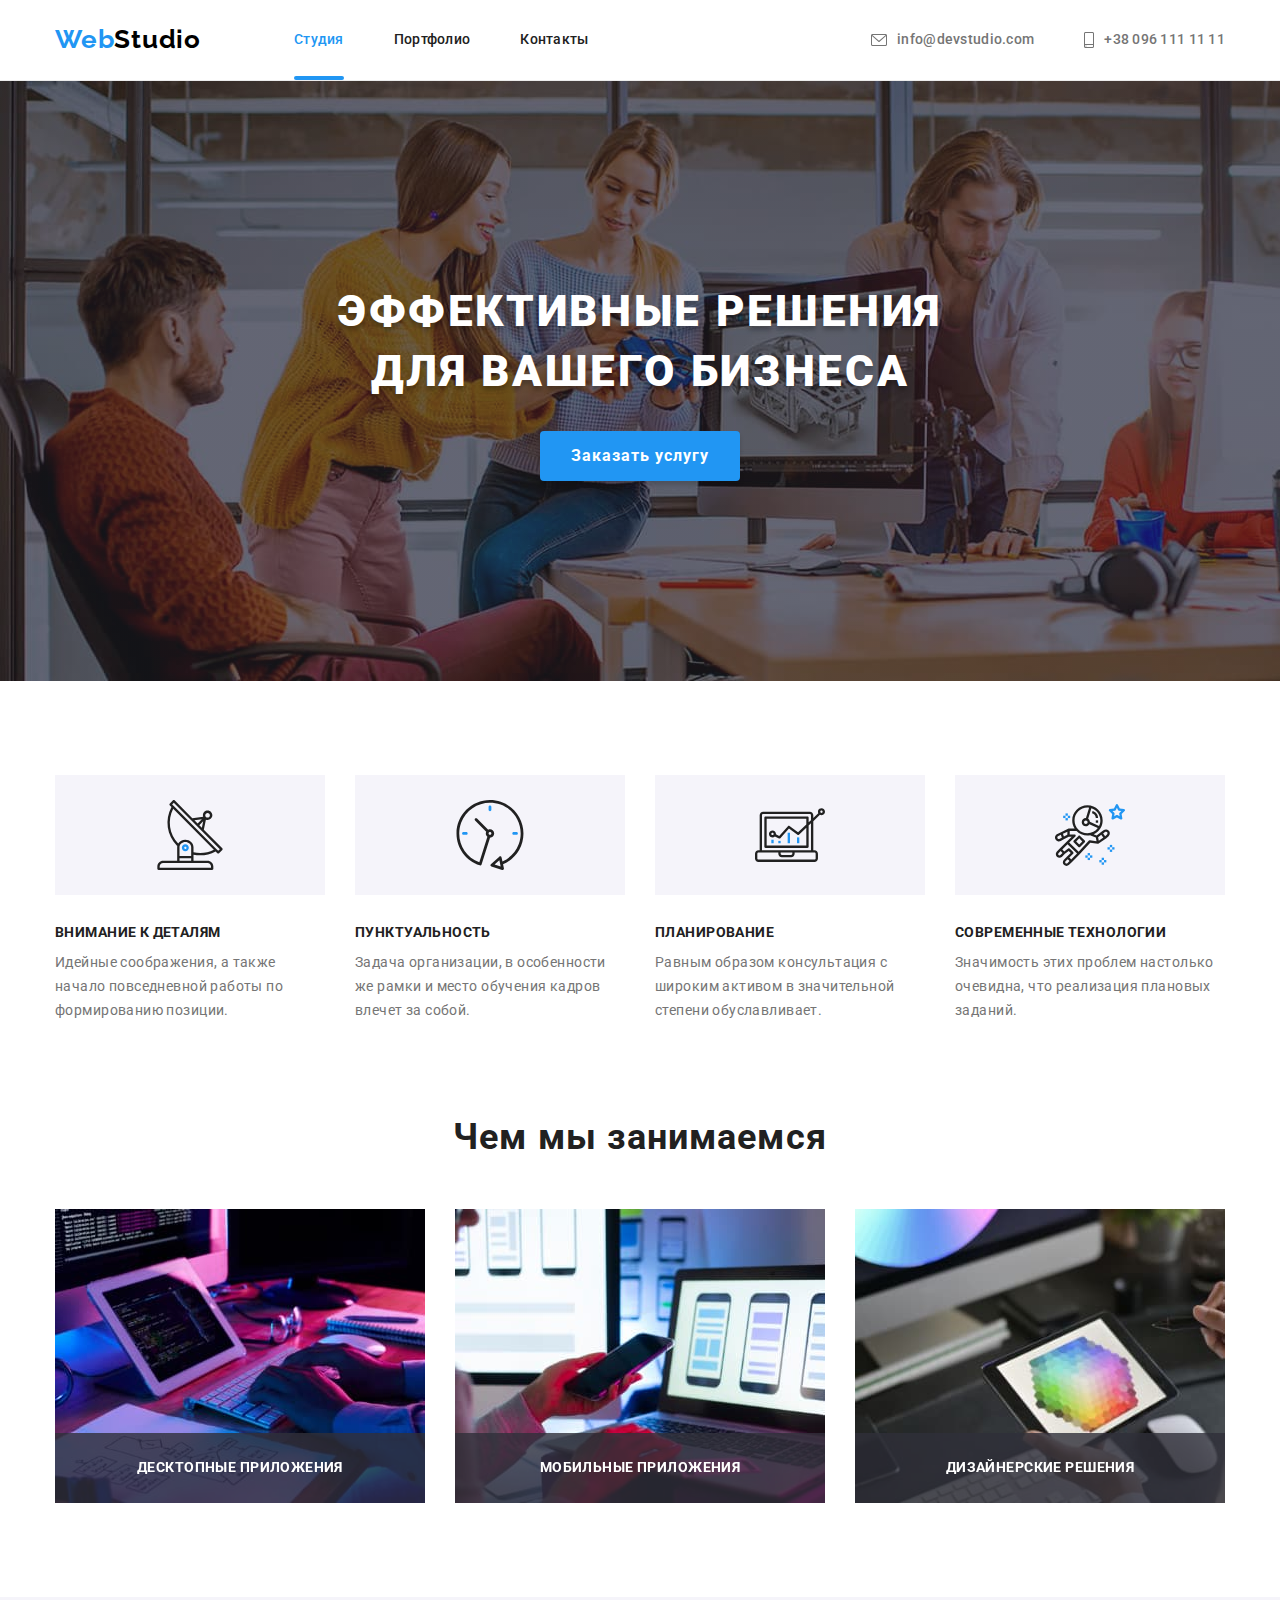
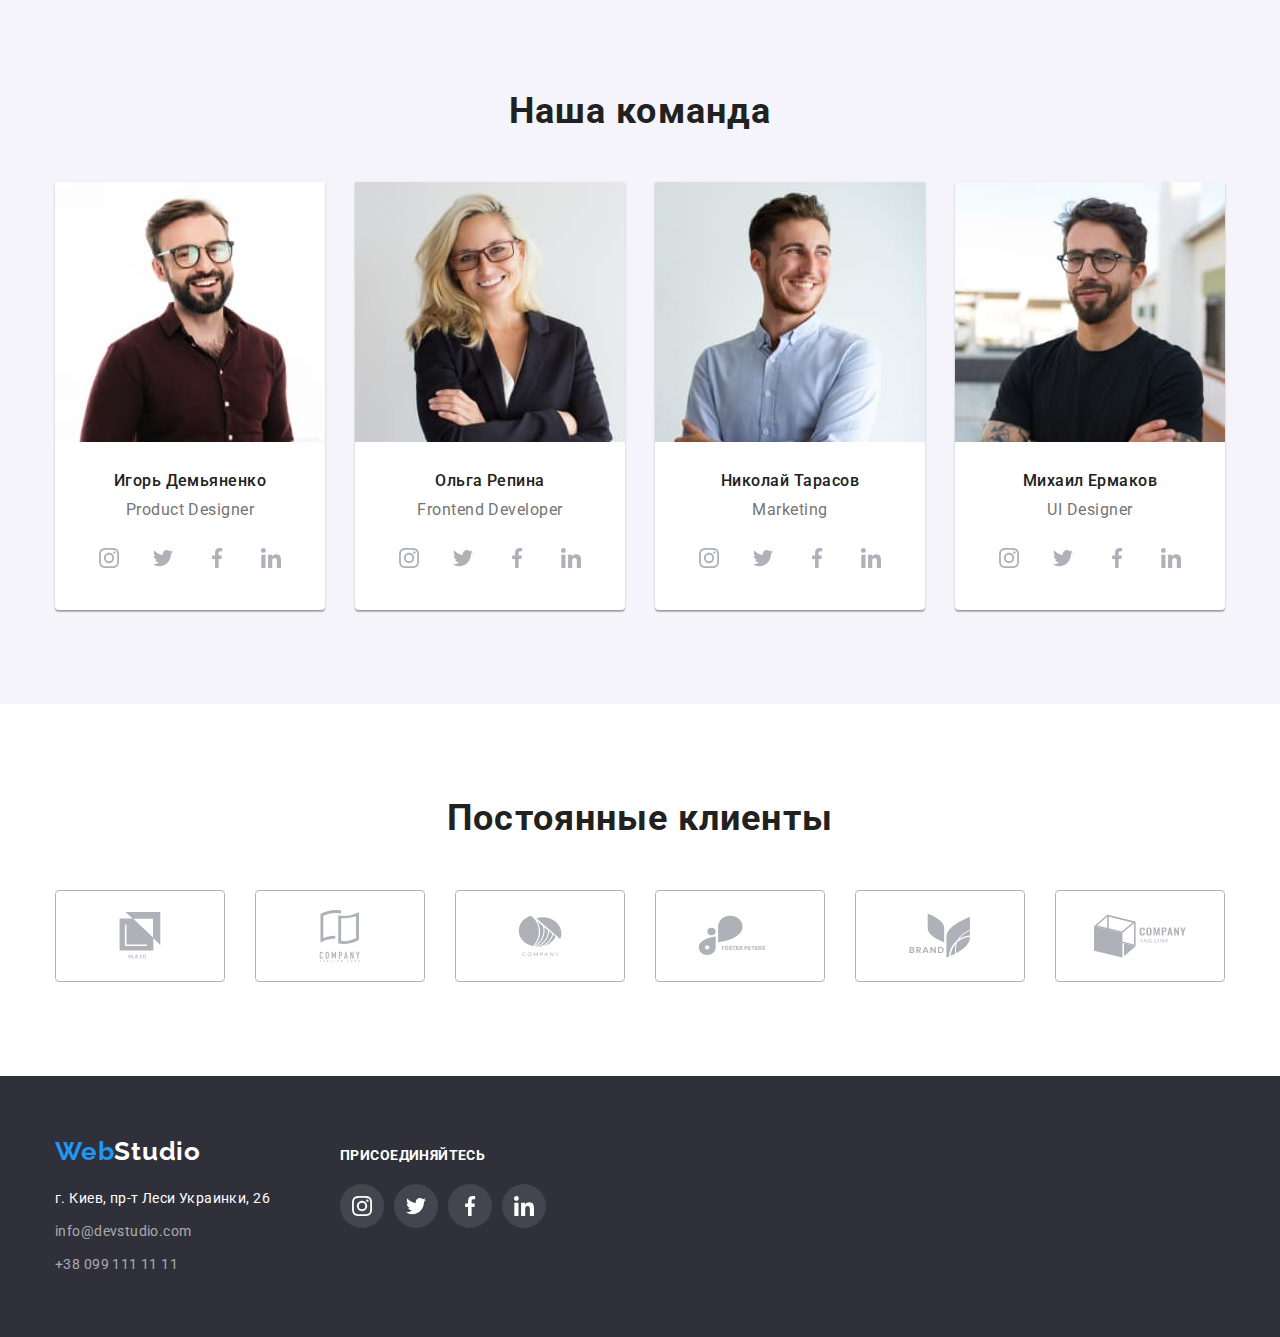
<file: index.html>
<!DOCTYPE html>
<html lang="ru">

<head>
    <meta charset="UTF-8">
    <meta http-equiv="X-UA-Compatible" content="IE=edge">
    <meta name="viewport" content="width=device-width, initial-scale=1.0">
    <title>WebStudio</title>
    <link rel="preconnect" href="https://fonts.gstatic.com">
    <link
        href="https://fonts.googleapis.com/css2?family=Raleway:wght@700&family=Roboto:wght@400;500;700;900&display=swap"
        rel="stylesheet">
    <link rel="stylesheet"
        href="https://cdnjs.cloudflare.com/ajax/libs/modern-normalize/1.0.0/modern-normalize.min.css">
    <link rel="stylesheet" href="./css/styles.css">
</head>

<body>
    <!-- Шапка и навигация-->
    <header class="header fixed">
        <div class="header-container container">
            <nav class="nav-header">
                <a href="./index.html" class="logo"> <span
                        class="logostudio">Web</span>Studio</a>
                <ul class="nav-list list">
                    <li class="nav-list-item"> <a href="./index.html"
                            class="link-nav current">Студия</a>
                    </li>
                    <li class="nav-list-item"> <a href="./portfolio.html"
                            class="link-nav">Портфолио</a></li>
                    <li class="nav-list-item"> <a href="#"
                            class="link-nav">Контакты</a></li>
                </ul>
            </nav>
            <ul class="contact-nav list">
                <li class="contact-list-item"> <a
                        href="mailto:info@devstudio.com" class="link-nav">
                        <svg class="icon" width="16" height="12">
                            <use
                                href="./images/social.icons/sprite.svg#icon-envelope">
                            </use>
                        </svg>
                        info@devstudio.com
                    </a></li>
                <li class="contact-list-item"> <a href="tel:+380961111111"
                        class="link-nav"> <svg class="icon" width="10"
                            height="16">
                            <use
                                href="./images/social.icons/sprite.svg#icon-smartphone">
                            </use>
                        </svg> +38 096 111
                        11 11 </a></li>
            </ul>
        </div>
    </header>
    <!-- Уникальный контент -->
    <main>
        <!-- Секция Герой -->
        <section class="hero overlay">
            <div class="container">
                <h1 class="title-hero">Эффективные решения <br>для вашего
                    бизнеса
                </h1>
                <button class="button" data-open-modal> Заказать
                    услугу </button>
            </div>

            <div class="backdrop is-hidden" data-backdrop>
                <div class="modal">
                    <p>Lorem ipsum dolor sit amet.
                        <button data-close-modal>Закрыть</button>
                    </p>
                </div>
            </div>
        </section>

        <!-- Секция наши преимущества -->
        <section class="section section-features">
            <div class="container features-container">
                <h2 class="invisible"> Наши преимущества </h2>
                <ul class="list features-list">
                    <li class="features-item icon-antenna">
                        <h3 class="title-list">Внимание к деталям</h3>
                        <p class="text-list">Идейные соображения, а также начало
                            повседневной работы по формированию позиции.</p>
                    </li>
                    <li class="features-item icon-clock">
                        <h3 class="title-list">Пунктуальность</h3>
                        <p class="text-list">Задача организации, в особенности
                            же рамки и место
                            обучения кадров влечет за
                            собой.</p>
                    </li>
                    <li class="features-item icon-notebook">
                        <h3 class="title-list">Планирование</h3>
                        <p class="text-list">Равным образом консультация с
                            широким активом в
                            значительной степени
                            обуславливает.</p>
                    </li>
                    <li class="features-item icon-astro">
                        <h3 class="title-list">Современные технологии</h3>
                        <p class="text-list">Значимость этих проблем настолько
                            очевидна, что
                            реализация плановых заданий.</p>
                    </li>
                </ul>
            </div>
        </section>
        <!-- Секция чем мы занимаемся -->
        <section class="section our-work">
            <div class="container our-work-box">
                <h2 class="title-section">Чем мы занимаемся</h2>
                <ul class="list our-work-list">
                    <li class="our-work-item"> <img
                            src="./images/index/1img.jpg" width="370"
                            alt="планшет">
                        <div class="bg-our-work">
                            <h3 class="title-bg-work"> Десктопные приложения
                            </h3>
                        </div>

                    </li>
                    <li class="our-work-item"> <img
                            src="./images/index/2img.jpg" width="370"
                            alt="ноутбук">
                        <div class="bg-our-work">
                            <h3 class="title-bg-work"> Мобильные приложения
                            </h3>
                        </div>
                    </li>
                    <li class="our-work-item"> <img
                            src="./images/index/3img.jpg" width="370"
                            alt="смартфон">
                        <div class="bg-our-work">
                            <h3 class="title-bg-work"> Дизайнерские решения
                            </h3>
                        </div>

                    </li>
                </ul>
            </div>
        </section>
        <!-- Секция наша команда -->
        <section class="section our-team">
            <div class="container">
                <h2 class="title-section">Наша команда</h2>
                <ul class="our-team-list list">
                    <li class="team-item"> <img src="./images/index/foto1.jpg"
                            width="270" alt="фотография мужчины">
                        <div class="card-team">
                            <h3 class="title-our-team">Игорь Демьяненко</h3>
                            <p class="text-our-team">Product Designer</p>
                            <ul class="social-icons list">
                                <li class="social-icons-item"> <a href="#"
                                        class="social-icons-link"> <svg
                                            class="social-icons-smm">
                                            <use
                                                href="./images/social.icons/sprite.svg#icon-instagram">
                                            </use>
                                        </svg> </a>
                                </li>
                                <li class="social-icons-item"> <a href="#"
                                        class="social-icons-link"> <svg
                                            class="social-icons-smm">
                                            <use
                                                href="./images/social.icons/sprite.svg#icon-twitter">
                                            </use>
                                        </svg> </a>
                                </li>
                                <li class="social-icons-item"> <a href="#"
                                        class="social-icons-link"> <svg
                                            class="social-icons-smm">
                                            <use
                                                href="./images/social.icons/sprite.svg#icon-facebook">
                                            </use>
                                        </svg> </a>
                                </li>
                                <li class="social-icons-item"> <a href="#"
                                        class="social-icons-link"> <svg
                                            class="social-icons-smm">
                                            <use
                                                href="./images/social.icons/sprite.svg#icon-linkedin">
                                            </use>
                                        </svg> </a>
                                </li>
                            </ul>
                        </div>
                    </li>
                    <li class="team-item"> <img src="./images/index/foto2.jpg"
                            width="270" alt="фотография женщины">

                        <div class="card-team">
                            <h3 class="title-our-team">Ольга Репина</h3>
                            <p class="text-our-team">Frontend Developer</p>
                            <ul class="social-icons list">
                                <li class="social-icons-item"> <a href="#"
                                        class="social-icons-link"> <svg
                                            class="social-icons-smm">
                                            <use
                                                href="./images/social.icons/sprite.svg#icon-instagram">
                                            </use>
                                        </svg> </a>
                                </li>
                                <li class="social-icons-item"> <a href="#"
                                        class="social-icons-link"> <svg
                                            class="social-icons-smm">
                                            <use
                                                href="./images/social.icons/sprite.svg#icon-twitter">
                                            </use>
                                        </svg> </a>
                                </li>
                                <li class="social-icons-item"> <a href="#"
                                        class="social-icons-link"> <svg
                                            class="social-icons-smm">
                                            <use
                                                href="./images/social.icons/sprite.svg#icon-facebook">
                                            </use>
                                        </svg> </a>
                                </li>
                                <li class="social-icons-item"> <a href="#"
                                        class="social-icons-link"> <svg
                                            class="social-icons-smm">
                                            <use
                                                href="./images/social.icons/sprite.svg#icon-linkedin">
                                            </use>
                                        </svg> </a>
                                </li>
                            </ul>
                        </div>
                    </li>
                    <li class="team-item"> <img src="./images/index/foto3.jpg"
                            width="270" alt="фотография мужчины">
                        <div class="card-team">
                            <h3 class="title-our-team">Николай Тарасов</h3>
                            <p class="text-our-team">Marketing</p>
                            <ul class="social-icons list">
                                <li class="social-icons-item"> <a href="#"
                                        class="social-icons-link"> <svg
                                            class="social-icons-smm">
                                            <use
                                                href="./images/social.icons/sprite.svg#icon-instagram">
                                            </use>
                                        </svg> </a>
                                </li>
                                <li class="social-icons-item"> <a href="#"
                                        class="social-icons-link"> <svg
                                            class="social-icons-smm">
                                            <use
                                                href="./images/social.icons/sprite.svg#icon-twitter">
                                            </use>
                                        </svg> </a>
                                </li>
                                <li class="social-icons-item"> <a href="#"
                                        class="social-icons-link"> <svg
                                            class="social-icons-smm">
                                            <use
                                                href="./images/social.icons/sprite.svg#icon-facebook">
                                            </use>
                                        </svg> </a>
                                </li>
                                <li class="social-icons-item"> <a href="#"
                                        class="social-icons-link"> <svg
                                            class="social-icons-smm">
                                            <use
                                                href="./images/social.icons/sprite.svg#icon-linkedin">
                                            </use>
                                        </svg> </a>
                                </li>
                            </ul>
                        </div>
                    </li>
                    <li class="team-item">
                        <img src="./images/index/foto4.jpg" width="270"
                            alt="фотография мужчины">
                        <div class="card-team">
                            <h3 class="title-our-team">Михаил Ермаков</h3>
                            <p class="text-our-team">UI Designer</p>
                            <ul class="social-icons list">
                                <li class="social-icons-item"> <a href="#"
                                        class="social-icons-link"> <svg
                                            class="social-icons-smm">
                                            <use
                                                href="./images/social.icons/sprite.svg#icon-instagram">
                                            </use>
                                        </svg> </a>
                                </li>
                                <li class="social-icons-item"> <a href="#"
                                        class="social-icons-link"> <svg
                                            class="social-icons-smm">
                                            <use
                                                href="./images/social.icons/sprite.svg#icon-twitter">
                                            </use>
                                        </svg> </a>
                                </li>
                                <li class="social-icons-item"> <a href="#"
                                        class="social-icons-link"> <svg
                                            class="social-icons-smm">
                                            <use
                                                href="./images/social.icons/sprite.svg#icon-facebook">
                                            </use>
                                        </svg> </a>
                                </li>
                                <li class="social-icons-item"> <a href="#"
                                        class="social-icons-link"> <svg
                                            class="social-icons-smm">
                                            <use
                                                href="./images/social.icons/sprite.svg#icon-linkedin">
                                            </use>
                                        </svg> </a>
                                </li>
                            </ul>
                        </div>
                    </li>
                </ul>
            </div>
        </section>
        <!-- Секция Постоянные клиенты -->
        <section class="section clients">
            <div class="container">
                <h2 class="title-section">Постоянные клиенты</h2>
                <ul class="clients-list list">
                    <li class="clients-item"><a href="#"
                            class="clients-link"><svg class="icon-clients"
                                wight="41" height="46.7">
                                <use
                                    href="./images/social.icons/sprite.svg#icon-group1">
                                </use>
                            </svg></a></li>
                    <li class="clients-item"><a href="#"
                            class="clients-link"><svg class="icon-clients"
                                wight="40" height="52">
                                <use
                                    href="./images/social.icons/sprite.svg#icon-group2">
                                </use>
                            </svg></a></li>
                    <li class="clients-item"><a href="#"
                            class="clients-link"><svg class="icon-clients"
                                wight="43.46" height="41.18">
                                <use
                                    href="./images/social.icons/sprite.svg#icon-group3">
                                </use>
                            </svg></a></li>
                    <li class="clients-item"><a href="#"
                            class="clients-link"><svg class="icon-clients"
                                wight="84.44" height="40.62">
                                <use
                                    href="./images/social.icons/sprite.svg#icon-group4">
                                </use>
                            </svg></a></li>
                    <li class="clients-item"><a href="#"
                            class="clients-link"><svg class="icon-clients"
                                wight="62.54" height="45.43">
                                <use
                                    href="./images/social.icons/sprite.svg#icon-group5">
                                </use>
                            </svg></a></li>
                    <li class="clients-item"><a href="#"
                            class="clients-link"><svg class="icon-clients"
                                wight="93.79" height="43.93">
                                <use
                                    href="./images/social.icons/sprite.svg#icon-group6">
                                </use>
                            </svg></a></li>
                </ul>
            </div>
        </section>
    </main>
    <!-- Подвал -->
    <footer class="footer">
        <div class="container footer-container">
            <div class="footer-address"><a href="index.html"
                    class="logostudio">Web<span
                        class="logo-footer">Studio</span></a>

                <address class="address-list">
                    <p>г. Киев, пр-т Леси Украинки, 26</p>
                </address>

                <ul class="contact-footer list">
                    <li class="footer-item"> <a href="mailto:info@devstudio.com"
                            class="link-nav-footer">
                            info@devstudio.com
                        </a> </li>
                    <li class="footer-item"> <a href="tel:+380991111111"
                            class="link-nav-footer">
                            +38 099 111 11 11
                        </a> </li>
                </ul>
            </div>
            <div class="footer-box">
                <p class="text">Присоединяйтесь</p>
                <ul class="social-icons list">
                    <li class="social-icons-item"> <a href="#"
                            class="social-icons-link footer-icons"> <svg
                                class="social-icons-smm">
                                <use
                                    href="./images/social.icons/sprite.svg#icon-instagram">
                                </use>
                            </svg> </a>
                    </li>
                    <li class="social-icons-item"> <a href="#"
                            class="social-icons-link footer-icons"> <svg
                                class="social-icons-smm">
                                <use
                                    href="./images/social.icons/sprite.svg#icon-twitter">
                                </use>
                            </svg> </a>
                    </li>
                    <li class="social-icons-item"> <a href="#"
                            class="social-icons-link footer-icons"> <svg
                                class="social-icons-smm">
                                <use
                                    href="./images/social.icons/sprite.svg#icon-facebook">
                                </use>
                            </svg> </a>
                    </li>
                    <li class="social-icons-item"> <a href="#"
                            class="social-icons-link footer-icons"> <svg
                                class="social-icons-smm">
                                <use
                                    href="./images/social.icons/sprite.svg#icon-linkedin">
                                </use>
                            </svg> </a>
                    </li>
                </ul>
            </div>
        </div>
    </footer>

    <script>
        const refs = {
            openModalBtn: document.querySelector("[data-open-modal]"),
            closeModalBtn: document.querySelector("[data-close-modal]"),
            backdrop: document.querySelector("[data-backdrop]"),
        };

        refs.openModalBtn.addEventListener("click", toggleModal);
        refs.closeModalBtn.addEventListener("click", toggleModal);

        refs.backdrop.addEventListener("click", logBackdropClick);

        function toggleModal() {
            refs.backdrop.classList.toggle("is-hidden");
        }

        function logBackdropClick() {
            console.log("Это клик в бекдроп");
        }
    </script>

</body>

</html>
</file>
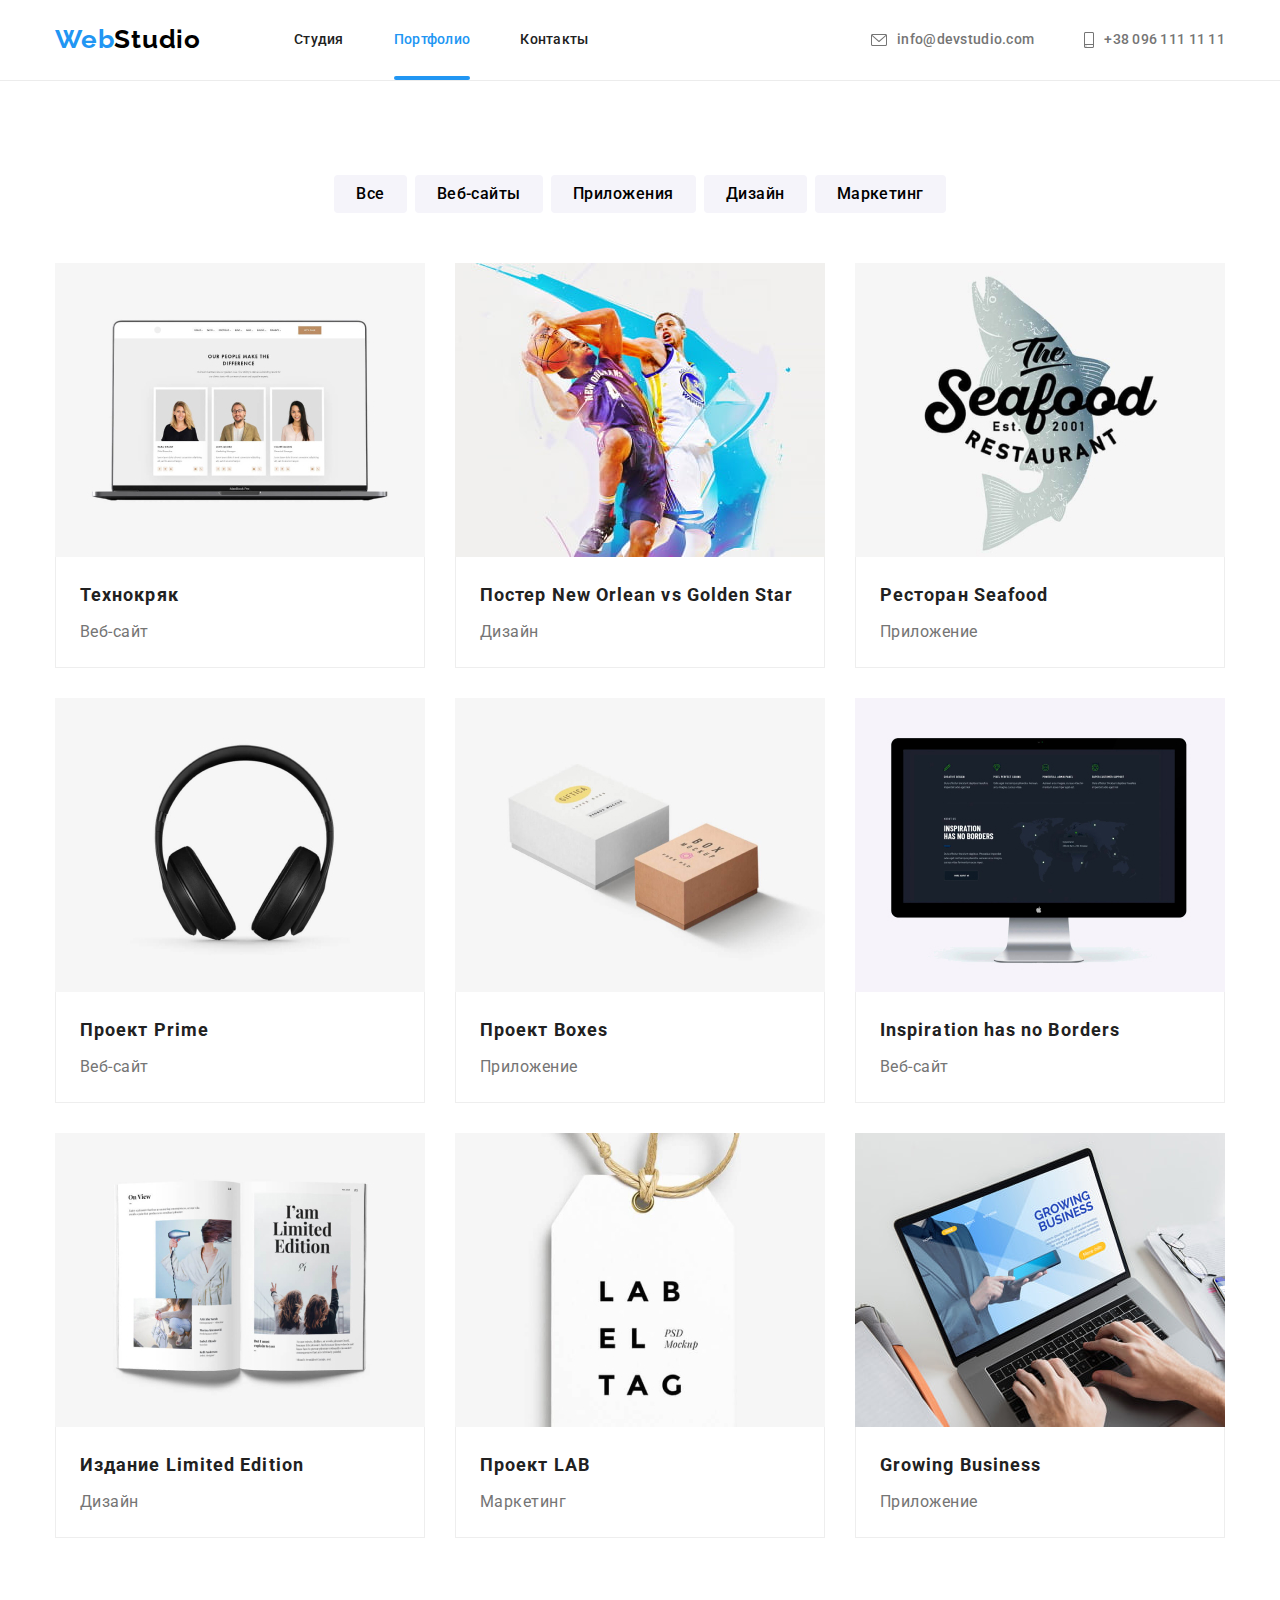
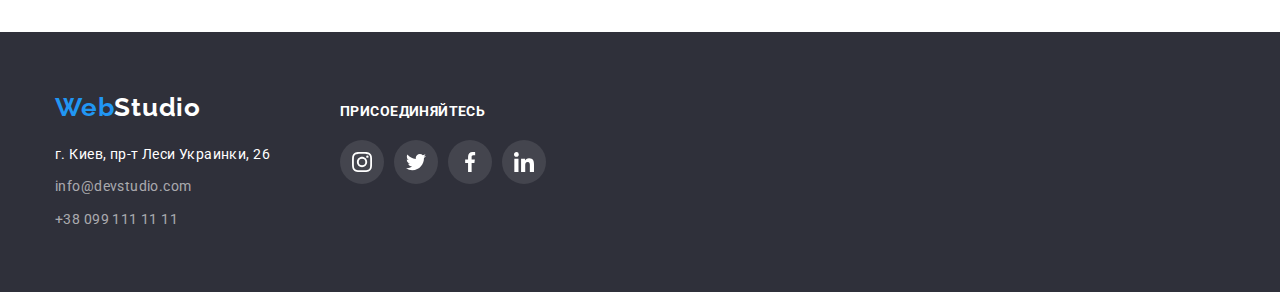
<file: portfolio.html>
<!DOCTYPE html>
<html lang="ru">

<head>
    <meta charset="UTF-8">
    <meta http-equiv="X-UA-Compatible" content="IE=edge">
    <meta name="viewport" content="width=device-width, initial-scale=1.0">
    <title>Portfolio</title>
    <link rel="preconnect" href="https://fonts.gstatic.com">
    <link
        href="https://fonts.googleapis.com/css2?family=Raleway:wght@700&family=Roboto:wght@400;500;700;900&display=swap"
        rel="stylesheet">
    <link rel="stylesheet"
        href="https://cdnjs.cloudflare.com/ajax/libs/modern-normalize/1.0.0/modern-normalize.min.css">
    <link rel="stylesheet" href="./css/styles.css">
</head>

<body>
    <!-- Шапка и навигация-->
    <header class="header fixed">
        <div class="header-container container">
            <nav class="nav-header">
                <a href="./index.html" class="logo"> <span
                        class="logostudio">Web</span>Studio</a>
                <ul class="nav-list list">
                    <li class="nav-list-item"> <a href="./index.html"
                            class="link-nav">Студия</a>
                    </li>
                    <li class="nav-list-item"> <a href="./portfolio.html"
                            class="link-nav current">Портфолио</a></li>
                    <li class="nav-list-item"> <a href="#"
                            class="link-nav">Контакты</a></li>
                </ul>
            </nav>
            <ul class="contact-nav list">
                <li class="contact-list-item"> <a
                        href="mailto:info@devstudio.com" class="link-nav">
                        <svg class="icon" width="16" height="12">
                            <use
                                href="./images/social.icons/sprite.svg#icon-envelope">
                            </use>
                        </svg>
                        info@devstudio.com
                    </a></li>
                <li class="contact-list-item"> <a href="tel:+380961111111"
                        class="link-nav"> <svg class="icon" width="10"
                            height="16">
                            <use
                                href="./images/social.icons/sprite.svg#icon-smartphone">
                            </use>
                        </svg> +38 096 111
                        11 11 </a></li>
            </ul>
        </div>
    </header>
    <!-- Уникальный контент -->
    <main>
        <section class="section portfolio">
            <div class="container btn-portfolio">
                <h2 class="invisible">Наши проекты</h2>
                <ul class="list button-portfolio">
                    <li class="btn-item"> <button type="button"
                            class="button-item"> Все
                        </button>
                    </li>
                    <li class="btn-item"> <button type="button"
                            class="button-item">
                            Веб-сайты </button> </li>
                    <li class="btn-item"> <button type="button"
                            class="button-item">
                            Приложения </button> </li>
                    <li class="btn-item"> <button type="button"
                            class="button-item">
                            Дизайн </button> </li>
                    <li class="btn-item"> <button type="button"
                            class="button-item">
                            Маркетинг </button> </li>
                </ul>
            </div>
            <!--Наши Проекты-->
            <div class="container card-box">
                <ul class="list card-set">
                    <li class="card-item"> <a class="portfolio-link"
                            href="#"><img src="./images/portfolio/img.jpg"
                                alt="ноутбук" width="370">
                            <div class="content-card-item">
                                <h3 class="title-portfolio">Технокряк</h3>
                                <p class="text-portfolio">Веб-сайт</p>
                            </div>
                        </a>
                    </li>
                    <li class="card-item"> <a class="portfolio-link"
                            href="#"><img src="./images/portfolio/img1.jpg"
                                alt="постер с баскетболистами" width="370">
                            <div class="content-card-item">
                                <h3 class="title-portfolio">Постер New Orlean vs
                                    Golden
                                    Star</h3>
                                <p class="text-portfolio">Дизайн</p>
                            </div>
                        </a>
                    </li>
                    <li class="card-item"> <a class="portfolio-link"
                            href="#"><img src="./images/portfolio/img2.jpg"
                                alt="логотип ресторана" width="370">
                            <div class="content-card-item">
                                <h3 class="title-portfolio">Ресторан Seafood
                                </h3>
                                <p class="text-portfolio">Приложение</p>
                            </div>
                        </a>
                    </li>
                    <li class="card-item"> <a class="portfolio-link"
                            href="#"><img src="./images/portfolio/img3.jpg"
                                alt="наушники" width="370">
                            <div class="content-card-item">
                                <h3 class="title-portfolio">Проект Prime</h3>
                                <p class="text-portfolio">Веб-сайт</p>
                            </div>
                        </a>
                    </li>
                    <li class="card-item"> <a class="portfolio-link"
                            href="#"><img src="./images/portfolio/img4.jpg"
                                alt="коробки" width="370">
                            <div class="content-card-item">
                                <h3 class="title-portfolio">Проект Boxes</h3>
                                <p class="text-portfolio">Приложение</p>
                            </div>
                        </a>
                    </li>
                    <li class="card-item"> <a class="portfolio-link"
                            href="#"><img src="./images/portfolio/img5.jpg"
                                alt="монитор" width="370">
                            <div class="content-card-item">
                                <h3 class="title-portfolio">Inspiration has no
                                    Borders
                                </h3>
                                <p class="text-portfolio">Веб-сайт</p>
                            </div>
                        </a>
                    </li>
                    <li class="card-item"> <a class="portfolio-link"
                            href="#"><img src="./images/portfolio/img6.jpg"
                                alt="книга" width="370">
                            <div class="content-card-item">
                                <h3 class="title-portfolio">Издание Limited
                                    Edition
                                </h3>
                                <p class="text-portfolio">Дизайн</p>
                            </div>
                        </a>
                    </li>
                    <li class="card-item"> <a class="portfolio-link"
                            href="#"><img src="./images/portfolio/img7.jpg"
                                alt="бирка" width="370">
                            <div class="content-card-item">
                                <h3 class="title-portfolio">Проект LAB</h3>
                                <p class="text-portfolio">Маркетинг</p>
                            </div>
                        </a>
                    </li>
                    <li class="card-item"> <a class="portfolio-link"
                            href="#"><img src="./images/portfolio/img88.jpg"
                                alt="ноутбук" width="370">
                            <div class="content-card-item">
                                <h3 class="title-portfolio">Growing Business
                                </h3>
                                <p class="text-portfolio">Приложение</p>
                            </div>
                        </a>
                    </li>
                </ul>
            </div>
        </section>
    </main>
    <!-- Подвал -->
    <footer class="footer">
        <div class="container footer-container">
            <div class="footer-address"><a href="index.html"
                    class="logostudio">Web<span
                        class="logo-footer">Studio</span></a>

                <address class="address-list">
                    <p>г. Киев, пр-т Леси Украинки, 26</p>
                </address>

                <ul class="contact-footer list">
                    <li class="footer-item"> <a href="mailto:info@devstudio.com"
                            class="link-nav-footer">
                            info@devstudio.com
                        </a> </li>
                    <li class="footer-item"> <a href="tel:+380991111111"
                            class="link-nav-footer">
                            +38 099 111 11 11
                        </a> </li>
                </ul>
            </div>
            <div class="footer-box">
                <p class="text">Присоединяйтесь</p>
                <ul class="social-icons list">
                    <li class="social-icons-item"> <a href="#"
                            class="social-icons-link footer-icons"> <svg
                                class="social-icons-smm">
                                <use
                                    href="./images/social.icons/sprite.svg#icon-instagram">
                                </use>
                            </svg> </a>
                    </li>
                    <li class="social-icons-item"> <a href="#"
                            class="social-icons-link footer-icons"> <svg
                                class="social-icons-smm">
                                <use
                                    href="./images/social.icons/sprite.svg#icon-twitter">
                                </use>
                            </svg> </a>
                    </li>
                    <li class="social-icons-item"> <a href="#"
                            class="social-icons-link footer-icons"> <svg
                                class="social-icons-smm">
                                <use
                                    href="./images/social.icons/sprite.svg#icon-facebook">
                                </use>
                            </svg> </a>
                    </li>
                    <li class="social-icons-item"> <a href="#"
                            class="social-icons-link footer-icons"> <svg
                                class="social-icons-smm">
                                <use
                                    href="./images/social.icons/sprite.svg#icon-linkedin">
                                </use>
                            </svg> </a>
                    </li>
                </ul>
            </div>
        </div>
    </footer>
</body>

</html>
</file>
<file: css/styles.css>
/* Переменные */
:root {
  --accent-color: #2196f3;
  --white-color: #ffffff;
  --title-color: #212121;
  --text-color: #757575;
  --hero-color: #2f303a;
  --black-color: #000000;
  --hover-button-color: #188ce8;
  --portfolio-button-color: #f5f4fa;
  --card-border-color: #eeeeee;
  --social-icons: rgba(175, 177, 184, 1);
  --theme-footer-icon: rgba(255, 255, 255, 0.1);
  --logo-font: 'Raleway', 'Arial', 'Helvetica', sans-serif;
  --main-font: 'Roboto', 'Arial', 'Helvetica', sans-serif;
}

/* Глобальные стили */
body {
  background-color: var(--white-color);
  color: var(--title-color);
  font-family: var(--main-font);
  font-style: normal;
  margin-top: 81px;
}

/* Применится ко всем ссылкам на странице */
a {
  text-decoration: none;
  color: inherit;
  display: block;
}

/* Убрали маркеры у списка */
.list {
  list-style: none;
  padding: 0;
  margin: 0;
}

img {
  display: block;
  max-width: 100%;
}

h1,
h2,
h3,
h4,
ul,
p {
  margin: 0;
}

.section {
  padding-top: 94px;
  padding-bottom: 94px;
}

.container {
  width: 1200px;
  padding: 0 15px;
  margin: 0 auto;
}

/* Хедер */

.header {
  background-color: var(--white-color);
  border-bottom: 1px solid #ececec;
}

/* ПОЗИЦИОНИРОВАНИЕ */

.fixed {
  position: fixed;
  width: 100%;
  top: 0;
  left: 0;
  height: 81px;
}

/* ПОЗИЦИОНИРОВАНИЕ конец */

.header-container,
.nav-header {
  display: flex;
  align-items: center;
}

.nav-list {
  font-family: var(--main-font);
  font-weight: 500;
  font-size: 14px;
  line-height: 1.14;
  letter-spacing: 0.02em;
  color: var(--title-color);

  margin-left: 93px;
  display: flex;
}

.nav-list-item:not(:last-child),
.contact-list-item:not(:last-child) {
  display: flex;
  margin-right: 50px;
}

.contact-nav {
  font-family: var(--main-font);
  font-weight: 500;
  font-size: 14px;
  line-height: 1.14;
  letter-spacing: 0.02em;
  color: var(--text-color);

  display: flex;
  margin-left: auto;
}

/* Навигация */
.link-nav:hover,
.link-nav:focus,
.link-nav:active {
  color: var(--accent-color);
}

.link-nav.current {
  position: relative;
  color: var(--accent-color);
}

.current::after {
  position: absolute;
  display: block;
  content: '';
  width: 100%;
  height: 4px;
  right: 0;
  bottom: 0;
  border-radius: 2px;
  background-color: var(--accent-color);
}

.link-nav {
  padding-top: 32px;
  padding-bottom: 32px;
  display: flex;
  align-items: center;
}

/* Иконки контактов */

.icon {
  fill: currentColor;
  margin-right: 10px;
}

.address-list {
  font-style: normal;
  font-size: 14px;
  line-height: 1.71;
  letter-spacing: 0.03em;
  color: var(--white-color);
  margin-bottom: 9px;
  margin-top: 20px;
}

.contact-footer {
  font-size: 14px;
  line-height: 1.71;
  letter-spacing: 0.03em;
  color: rgba(255, 255, 255, 0.6);
}

/* Стили для футера */
.link-nav-footer:hover,
.link-nav-footer:focus,
.link-nav-footer:active {
  color: var(--accent-color);
}

.footer-item:not(:last-child) {
  margin-bottom: 9px;
}

/* Герой */

.hero {
  background-color: var(--hero-color);
  text-align: center;
  padding-top: 200px;
  padding-bottom: 200px;
}

.title-hero {
  margin-bottom: 30px;
  margin-top: 0;
  font-family: var(--main-font);
  font-weight: 900;
  font-size: 44px;
  line-height: 1.364;
  color: var(--white-color);
  letter-spacing: 0.06em;
  text-transform: uppercase;
  text-shadow: 0px 4px 4px rgba(0, 0, 0, 0.25);
}

/* Кнопка и модальное окно на секции герой*/

.button {
  width: 200px;
  height: 50px;
  left: 700px;
  top: 430px;
  background: var(--accent-color);
  box-shadow: 0px 4px 4px rgba(0, 0, 0, 0.15);
  border-radius: 4px;
  color: var(--white-color);
  border: none;
  font-family: var(--main-font);
  font-weight: bold;
  font-size: 16px;
  line-height: 1.875;
  cursor: pointer;
  align-items: center;
  text-align: center;
  letter-spacing: 0.06em;
}

.button:hover,
.button:focus,
.button:active {
  color: var(--white-color);
  background-color: var(--hover-button-color);
}

.backdrop {
  position: fixed;
  left: 0px;
  top: 0px;
  width: 100%;
  height: 100%;
  background: rgba(0, 0, 0, 0.2);
}

.backdrop.is-hidden {
  opacity: 0;
  pointer-events: none;
}

.modal {
  position: absolute;
  top: 50%;
  left: 50%;
  transform: translate(-50%, -50%);
  min-width: 528px;
  min-height: 581px;
  padding: 15px;
  background-color: var(--white-color);
}

/* Кнопки на странице Портфолио */
.button-portfolio {
  display: flex;
  margin-bottom: 50px;
  justify-content: center;
}
.btn-item:not(:last-child) {
  margin-right: 8px;
}

.button-item {
  font-weight: 500;
  font-size: 16px;
  line-height: 1.62;
  text-align: center;
  letter-spacing: 0.03em;
  background: var(--portfolio-button-color);
  border-radius: 4px;
  border: none;
  cursor: pointer;
  padding: 6px 22px;
}

.button-item:hover,
.button-item:focus,
.button-item:active {
  background-color: var(--accent-color);
  color: var(--white-color);
  box-shadow: 0px 3px 1px rgba(0, 0, 0, 0.1), 0px 1px 2px rgba(0, 0, 0, 0.08),
    0px 2px 2px rgba(0, 0, 0, 0.12);
}

.portfolio-link:hover,
.portfolio-link:focus {
  box-shadow: 0px 1px 1px rgba(0, 0, 0, 0.12), 0px 4px 4px rgba(0, 0, 0, 0.06),
    1px 4px 6px rgba(0, 0, 0, 0.16);
}

/* Секция наши преимущества (заголовки и текст) в Index */

.invisible {
  display: none;
}

.features-list {
  display: flex;
  margin-left: -30px;
}

.features-item {
  flex-basis: calc((100% - 120px) / 4);
  margin-left: 30px;
}

/* Псевдо элементы - иконки */

.features-item::before {
  display: block;
  content: '';
  height: 120px;
  background-repeat: no-repeat;
  background-position: center;
  background-color: var(--portfolio-button-color);
}

.icon-antenna::before {
  background-image: url(../images/index/antenna.svg);
  margin-bottom: 30px;
}

.icon-clock::before {
  background-image: url(../images/index/clock.svg);
  margin-bottom: 30px;
}

.icon-notebook::before {
  background-image: url(../images/index/notebook.svg);
  margin-bottom: 30px;
}

.icon-astro::before {
  background-image: url(../images/index/astronaut.svg);
  margin-bottom: 30px;
}

.title-section {
  font-family: var(--main-font);
  font-weight: bold;
  font-size: 36px;
  line-height: 1.16;
  text-align: center;
  letter-spacing: 0.03em;
  color: var(--title-color);
  margin-bottom: 50px;
}

.title-list {
  font-family: var(--main-font);
  font-weight: bold;
  font-size: 14px;
  line-height: 1.14;
  letter-spacing: 0.03em;
  text-transform: uppercase;
  color: var(--title-color);
  margin-bottom: 10px;
}

.text-list {
  font-family: var(--main-font);
  font-weight: normal;
  font-size: 14px;
  line-height: 1.71;
  letter-spacing: 0.03em;
  color: var(--text-color);
}

/* Чем мы занимаемся */

.section.our-work {
  padding-top: 0;
}

.our-work-list {
  display: flex;
  justify-content: space-between;
  /* flex-basis: calc(100% / 3); */
}

.our-work-item {
  position: relative;
}

.title-bg-work {
  font-weight: bold;
  font-size: 14px;
  line-height: 1.14;
  text-align: center;
  letter-spacing: 0.03em;
  text-transform: uppercase;
  color: var(--white-color);
  padding-top: 27px;
}

.bg-our-work {
  position: absolute;
  bottom: 0;
  width: 370px;
  height: 70px;
  background-color: rgba(47, 48, 58, 0.8);
}

/* Наша команда */

.section.our-team {
  background-color: var(--portfolio-button-color);
}

.our-team-list {
  display: flex;
  text-align: center;
  margin-left: -30px;
}

.our-team-list > .team-item {
  margin-left: 30px;
  box-shadow: 0px 1px 3px rgb(0 0 0 / 12%), 0px 1px 1px rgb(0 0 0 / 14%),
    0px 2px 1px rgb(0 0 0 / 20%);
  border-radius: 0px 0px 4px 4px;
  background-color: var(--white-color);
}

.card-team {
  padding: 30px;
}

.title-our-team {
  font-family: var(--main-font);
  font-weight: 500;
  font-size: 16px;
  line-height: 1.18;
  letter-spacing: 0.03em;
  color: var(--title-color);
  margin-bottom: 10px;
}
.text-our-team {
  font-family: var(--main-font);
  font-weight: normal;
  font-size: 16px;
  line-height: 1.18;
  letter-spacing: 0.03em;
  color: var(--text-color);
  margin-bottom: 16px;
}

/* Иконки социальных сетей - Наша команда */

.social-icons {
  display: flex;
  justify-content: center;
}

.social-icons-item:not(:last-child) {
  margin-right: 10px;
}

.social-icons-link {
  width: 44px;
  height: 44px;
  display: flex;
  justify-content: center;
  align-items: center;
  border-radius: 50%;
  fill: var(--social-icons);
}

.social-icons-link:hover,
.social-icons-link:focus {
  background-color: var(--accent-color);
  fill: var(--white-color);
}

.social-icons-smm {
  width: 20px;
  height: 20px;
}

/* Секция Постоянные клиенты */

.clients-list {
  display: flex;
  /* justify-content: center; */
}
.clients-item:not(:last-child) {
  margin-right: 30px;
}
.clients-link {
  width: 170px;
  height: 92px;
  display: flex;
  justify-content: center;
  align-items: center;
  color: var(--social-icons);
  border-radius: 4px;
  border: 1px solid var(--social-icons);
}

.icon-clients {
  fill: currentColor;
}

.clients-link:hover,
.clients-link:focus {
  border-color: var(--accent-color);
  color: var(--accent-color);
}

/* Секция Наши проекты в Portfolio pages */

.card-box {
  display: flex;
}

.card-set {
  display: flex;
  flex-flow: wrap;
  margin-left: -30px;
  margin-top: -30px;
}

.card-set > .card-item {
  flex-basis: calc(100% / 3 - 30px);
  margin-left: 30px;
  margin-top: 30px;
}

.content-card-item {
  padding: 20px 24px;
  border-bottom: 1px solid var(--card-border-color);
  border-right: 1px solid var(--card-border-color);
  border-left: 1px solid var(--card-border-color);
}

.title-portfolio {
  font-family: var(--main-font);
  font-style: normal;
  font-weight: bold;
  font-size: 18px;
  line-height: 2;
  letter-spacing: 0.06em;
  color: var(--title-color);
  margin-bottom: 4px;
}

.text-portfolio {
  font-family: var(--main-font);
  font-style: normal;
  font-weight: normal;
  font-size: 16px;
  line-height: 1.87;
  letter-spacing: 0.03em;
  color: var(--text-color);
}

/* Логотип */

.logo {
  font-family: var(--logo-font);
  font-weight: bold;
  font-size: 26px;
  line-height: 1.19;
  letter-spacing: 0.03em;
  color: var(--black-color);
  padding-top: 24px;
  padding-bottom: 25px;
}

.logostudio {
  font-family: var(--logo-font);
  font-weight: bold;
  font-size: 26px;
  line-height: 1.19;
  letter-spacing: 0.03em;
  color: var(--accent-color);
}

/* Логотип в футере */

.logo-footer {
  font-family: var(--logo-font);
  font-weight: bold;
  font-size: 26px;
  line-height: 1.19;
  letter-spacing: 0.03em;
  color: var(--white-color);
  margin-bottom: 20px;
}

.footer {
  background-color: var(--hero-color);
  padding-top: 60px;
  padding-bottom: 60px;
}

.footer-address {
  margin-right: 70px;
}

.footer-container {
  display: flex;
  align-items: baseline;
}

/* Иконки в футере */

.footer-box .text {
  margin-bottom: 20px;
  font-weight: bold;
  font-size: 14px;
  line-height: 1.14;
  letter-spacing: 0.03em;
  text-transform: uppercase;
  color: var(--white-color);
}

.social-icons-link.footer-icons {
  background-color: var(--theme-footer-icon);
  fill: var(--white-color);
}

.footer-icons:hover,
.footer-icons:focus {
  background-color: var(--accent-color);
  fill: var(--white-color);
}

.hero.overlay {
  height: 600px;
  max-width: 1600px;
  margin-left: auto;
  margin-right: auto;
  background-image: linear-gradient(
      to right,
      rgba(47, 48, 58, 0.4),
      rgba(47, 48, 58, 0.4)
    ),
    url(../images/index/Img-overlay.jpg);
  background-repeat: no-repeat;
  background-size: cover;
}
</file>
